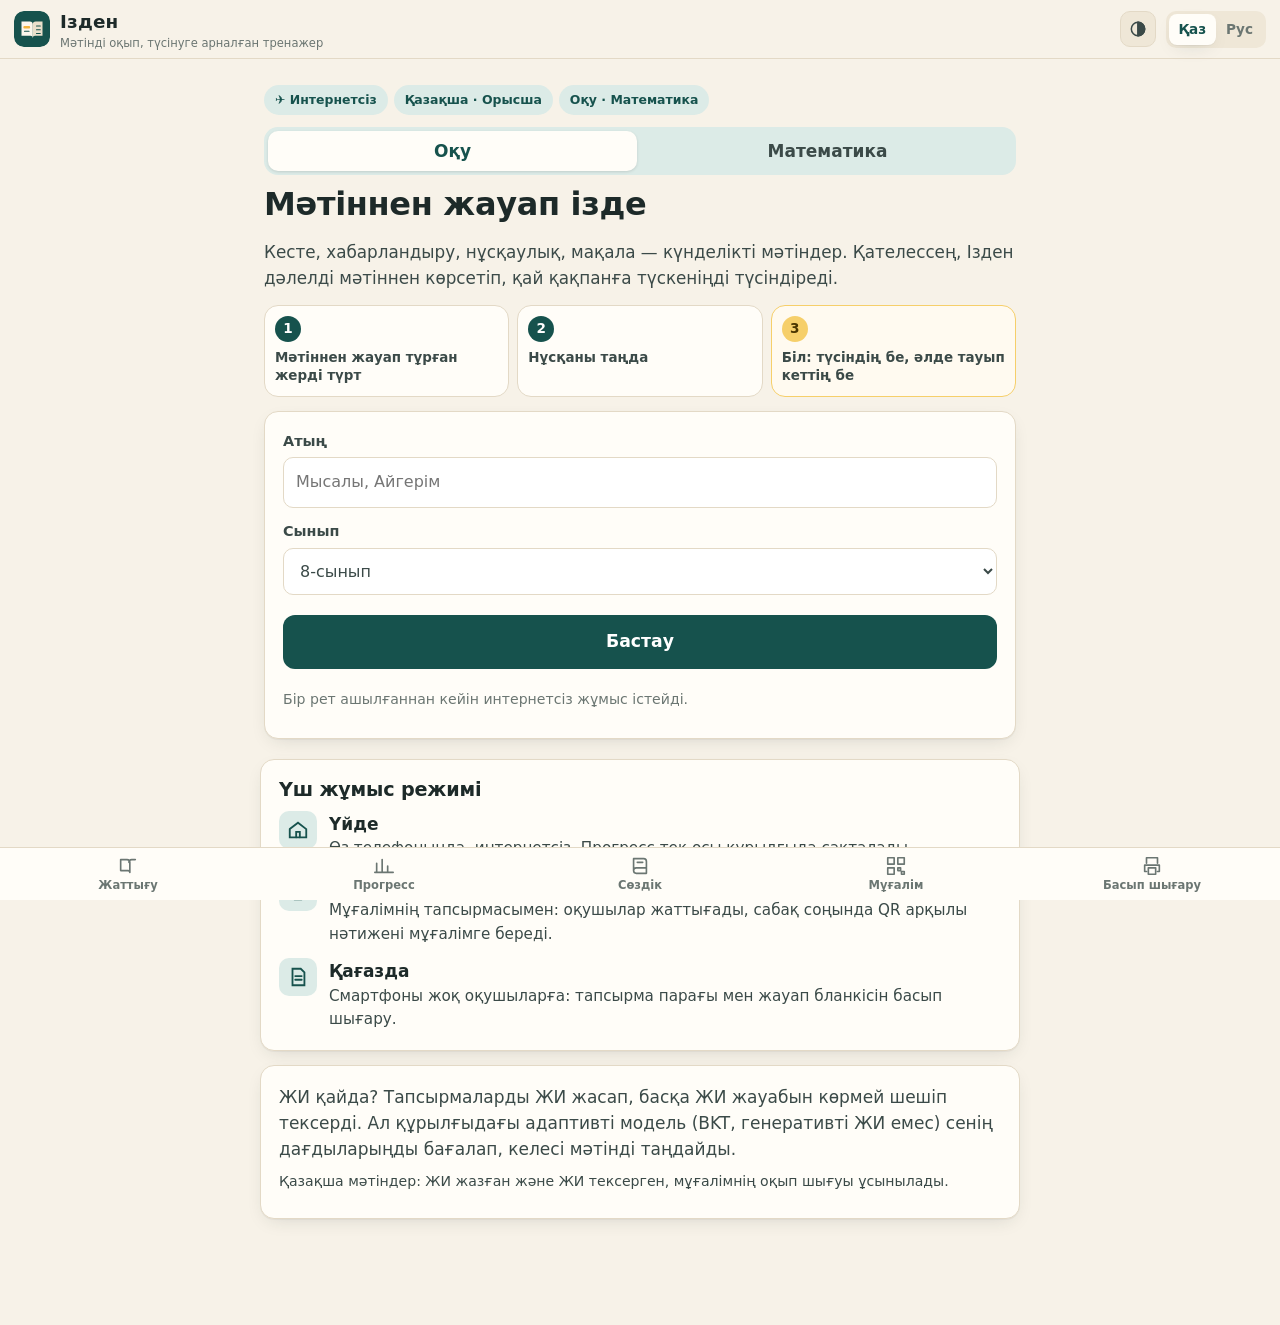
<file: index.html>
<!doctype html>
<html lang="kk">
<head>
<meta charset="utf-8">
<meta name="viewport" content="width=device-width, initial-scale=1, viewport-fit=cover">
<title>Ізден — мәтінді оқып түсіну тренажері</title>
<meta name="description" content="Офлайн-тренажёр читательской грамотности для 7–9 классов на казахском и русском: сначала докажи по тексту, потом ответь.">
<meta name="theme-color" content="#16524d" media="(prefers-color-scheme: light)">
<meta name="theme-color" content="#121819" media="(prefers-color-scheme: dark)">
<script>
// set the saved theme before first paint (no flash); no attribute = follow the device
(function () {
  try {
    var v = JSON.parse(localStorage.getItem('izden.theme'));
    if (v === 'light' || v === 'dark') document.documentElement.setAttribute('data-theme', v);
  } catch (e) {}
  var d = document.documentElement.getAttribute('data-theme');
  if (d) document.querySelectorAll('meta[name="theme-color"]').forEach(function (m) { m.setAttribute('content', d === 'dark' ? '#121819' : '#16524d'); });
})();
</script>
<link rel="manifest" href="manifest.webmanifest">
<link rel="icon" href="icons/icon.svg" type="image/svg+xml">
<link rel="apple-touch-icon" href="icons/icon-192.png">
<link rel="stylesheet" href="css/style.css">
<script src="vendor/qrcode.js" defer></script>
<script src="vendor/jsQR.js" defer></script>
<script type="module" src="js/app.js"></script>
</head>
<body>
<header class="top noprint">
  <a href="#/" class="brand" aria-label="Ізден">
    <svg viewBox="0 0 48 48" aria-hidden="true"><rect width="48" height="48" rx="12" fill="#16524d"/><path d="M10 14h11a4 4 0 0 1 4 4v18a3 3 0 0 0-3-3H10z" fill="#fbf6ec"/><path d="M38 14H29a4 4 0 0 0-4 4v18a3 3 0 0 1 3-3h10z" fill="#e9dfcb"/><rect x="12.5" y="20" width="9" height="3.2" rx="1.2" fill="#f2b33d"/><path d="M14 27h6M30 20h5M30 25h5M30 30h5" stroke="#16524d" stroke-width="1.6" stroke-linecap="round"/></svg>
    <span><b>Ізден</b><small id="tagline"></small></span>
  </a>
  <span id="net" class="pill"></span>
  <button id="theme-btn" class="theme-btn" type="button"></button>
  <div id="lang-switch" class="seg" role="group" aria-label="Тіл / Язык"></div>
</header>
<main id="app"><noscript>JavaScript керек / нужен JavaScript.</noscript></main>
<nav id="nav" class="nav noprint" aria-label="Menu"></nav>
<div id="toast" class="toast" role="status" aria-live="polite"></div>
</body>
</html>
</file>
<file: css/style.css>
/* Ізден — warm paper, deep teal ink, saffron highlighter. System fonts only (works offline everywhere). */
:root, .paper {
  color-scheme: light;
  --paper: #f7f2e8;
  --paper-2: #efe7d7;
  --card: #fffdf8;
  --ink: #1d2a29;
  --ink-2: #3b4a48;
  --muted: #6b7672;
  --line: #e3d9c6;
  --teal: #16524d;
  --teal-2: #20756d;
  --teal-soft: #dcebe7;
  --btn-hover: #20756d;
  --on-accent: #fff;
  --marker: #f6cf6a;
  --marker-strong: #f6cf6a;
  --marker-soft: rgba(246, 207, 106, .55);
  --marker-edge: var(--marker-edge);
  --marker-text: #4a3500;
  --warn-text: #6b4d00;
  --coral: #c4512f;
  --coral-soft: #f8e1d7;
  --green: #2f7a4b;
  --green-soft: #dcefe1;
  --plum: #7a4a7e;
  --indigo: #3f5aa0;
  --sk-locate: #20756d;
  --sk-understand: #3f5aa0;
  --sk-evaluate: #8a4e86;
  --tag-locate: #d7ebe7;
  --tag-understand: #dfe5f3;
  --tag-evaluate: #efe0ee;
  --amber-soft: #fdf0cf;
  --indigo-soft: #e5e9f6;
  --trap-bg: #fff7f3;
  --notice-bg: #fffaf0;
  --field: #fff;
  --header-bg: rgba(247, 242, 232, .94);
  --btn-disabled: #a9bcb8;
  --btn-disabled-fg: #fff;
  --sent-line: var(--sent-line);
  --edge-shadow: rgba(29, 42, 41, .22);
  --toast-bg: #1d2a29;
  --toast-fg: #fff;
  --heat-low-bg: #f6d5c9; --heat-low: #8a2f14;
  --heat-mid-bg: #fbe7b5; --heat-mid: #6b4d00;
  --heat-high-bg: #cfe8d6; --heat-high: #1f5a35;
  --radius: 14px;
  --shadow: 0 1px 0 rgba(29, 42, 41, .04), 0 6px 20px -8px rgba(29, 42, 41, .18);
  --shadow-up: 0 -10px 30px -12px rgba(29, 42, 41, .35);
  --font: system-ui, -apple-system, "Segoe UI", Roboto, "Noto Sans", "Helvetica Neue", Arial, sans-serif;
}
/* the paper sheet is always light, whatever the app theme (also what gets printed) */
.paper { background: #fff; color: #000; }
@media (prefers-color-scheme: dark) {
  :root:not([data-theme="light"]) {
    color-scheme: dark;
    --paper: #121819;
    --paper-2: #1d2729;
    --card: #1a2325;
    --ink: #e8ece9;
    --ink-2: #c5cfcb;
    --muted: #9aa8a3;
    --line: #2f3d3f;
    --teal: #72cabd;
    --teal-2: #3f9f94;
    --teal-soft: #1f3835;
    --btn-hover: #8fdacf;
    --on-accent: #0d1716;
    --marker: #e3b530;
    --marker-strong: #7d6518;
    --marker-soft: rgba(227, 181, 48, .26);
    --marker-edge: #f0be2c;
    --marker-text: #2b2000;
    --warn-text: #f3d278;
    --coral: #f0906f;
    --coral-soft: #3b2722;
    --green: #70d093;
    --green-soft: #1f3827;
    --plum: #c58ac0;
    --indigo: #96abf0;
    --sk-locate: #4fc4b4;
    --sk-understand: #96abf0;
    --sk-evaluate: #cf8fca;
    --tag-locate: #1d3b37;
    --tag-understand: #262f4d;
    --tag-evaluate: #3b2a3a;
    --amber-soft: #3a3116;
    --indigo-soft: #252d49;
    --trap-bg: #2b2220;
    --notice-bg: #241f13;
    --field: #0f1517;
    --header-bg: rgba(18, 24, 25, .94);
    --btn-disabled: #34423f;
    --btn-disabled-fg: #a3b3ae;
    --sent-line: rgba(114, 202, 189, .3);
    --edge-shadow: rgba(0, 0, 0, .5);
    --toast-bg: #33444a;
    --toast-fg: #f4f7f5;
    --heat-low-bg: #5b2c1f; --heat-low: #ffd3c4;
    --heat-mid-bg: #5a4814; --heat-mid: #ffe6a6;
    --heat-high-bg: #1f4a30; --heat-high: #c3ebd0;
    --shadow: 0 1px 0 rgba(0, 0, 0, .3), 0 6px 20px -8px rgba(0, 0, 0, .6);
    --shadow-up: 0 -10px 30px -12px rgba(0, 0, 0, .7);
  }
}
:root[data-theme="dark"] {
  color-scheme: dark;
  --paper: #121819;
  --paper-2: #1d2729;
  --card: #1a2325;
  --ink: #e8ece9;
  --ink-2: #c5cfcb;
  --muted: #9aa8a3;
  --line: #2f3d3f;
  --teal: #72cabd;
  --teal-2: #3f9f94;
  --teal-soft: #1f3835;
  --btn-hover: #8fdacf;
  --on-accent: #0d1716;
  --marker: #e3b530;
  --marker-strong: #7d6518;
  --marker-soft: rgba(227, 181, 48, .26);
  --marker-edge: #f0be2c;
  --marker-text: #2b2000;
  --warn-text: #f3d278;
  --coral: #f0906f;
  --coral-soft: #3b2722;
  --green: #70d093;
  --green-soft: #1f3827;
  --plum: #c58ac0;
  --indigo: #96abf0;
  --sk-locate: #4fc4b4;
  --sk-understand: #96abf0;
  --sk-evaluate: #cf8fca;
  --tag-locate: #1d3b37;
  --tag-understand: #262f4d;
  --tag-evaluate: #3b2a3a;
  --amber-soft: #3a3116;
  --indigo-soft: #252d49;
  --trap-bg: #2b2220;
  --notice-bg: #241f13;
  --field: #0f1517;
  --header-bg: rgba(18, 24, 25, .94);
  --btn-disabled: #34423f;
  --btn-disabled-fg: #a3b3ae;
  --sent-line: rgba(114, 202, 189, .3);
  --edge-shadow: rgba(0, 0, 0, .5);
  --toast-bg: #33444a;
  --toast-fg: #f4f7f5;
  --heat-low-bg: #5b2c1f; --heat-low: #ffd3c4;
  --heat-mid-bg: #5a4814; --heat-mid: #ffe6a6;
  --heat-high-bg: #1f4a30; --heat-high: #c3ebd0;
  --shadow: 0 1px 0 rgba(0, 0, 0, .3), 0 6px 20px -8px rgba(0, 0, 0, .6);
  --shadow-up: 0 -10px 30px -12px rgba(0, 0, 0, .7);
}

* { box-sizing: border-box; }
html { -webkit-text-size-adjust: 100%; }
body {
  margin: 0; background: var(--paper); color: var(--ink); font: 17px/1.55 var(--font);
  padding-bottom: calc(68px + env(safe-area-inset-bottom));
}
h1, h2, h3 { line-height: 1.2; letter-spacing: -.01em; margin: 0 0 .5em; }
h1 { font-size: 1.6rem; }
h2 { font-size: 1.2rem; }
p { margin: 0 0 .7em; }
a { color: var(--teal); }
button, input, select { font: inherit; color: inherit; }
.sr { position: absolute; width: 1px; height: 1px; overflow: hidden; clip: rect(0 0 0 0); }
.muted { color: var(--muted); }
.small { font-size: .88rem; }
.center { text-align: center; }
.pad { padding: 18px; }

/* ---- top bar ---- */
header.top {
  position: sticky; top: 0; z-index: 20; display: flex; align-items: center; gap: 10px;
  padding: 8px 14px; background: var(--header-bg); backdrop-filter: blur(6px);
  border-bottom: 1px solid var(--line);
}
.brand { display: flex; align-items: center; gap: 10px; text-decoration: none; color: var(--ink); margin-right: auto; min-width: 0; }
.brand svg { width: 36px; height: 36px; flex: none; }
.brand b { display: block; font-size: 1.15rem; letter-spacing: .01em; }
.brand > span { min-width: 0; overflow: hidden; }
.brand small { display: block; color: var(--muted); font-size: .72rem; line-height: 1.2; white-space: nowrap; overflow: hidden; text-overflow: ellipsis; }
header.top { min-height: 52px; max-height: 64px; }
.pill { flex: none; display: inline-flex; align-items: center; gap: 4px; font-size: .72rem; font-weight: 600; padding: 3px 8px; border-radius: 99px; white-space: nowrap; }
.pill-ico { width: 8px; height: 8px; border-radius: 50%; background: currentColor; }
.pill-short { display: none; }
@media (max-width: 600px) { .pill-long { display: none; } .pill-short { display: inline; } }
.seg { flex: none; }
.pill:empty { display: none; }
.pill.ok { background: var(--teal-soft); color: var(--teal); }
.pill.off { background: var(--marker-soft); color: var(--warn-text); }
@media (max-width: 480px) { .brand small { display: none; } }
.seg { display: flex; background: var(--paper-2); border-radius: 10px; padding: 3px; }
.seg button { border: 0; background: none; padding: 5px 10px; border-radius: 8px; font-size: .85rem; font-weight: 600; color: var(--muted); cursor: pointer; }
.seg button[aria-pressed="true"] { background: var(--card); color: var(--teal); box-shadow: var(--shadow); }

/* ---- bottom nav ---- */
.nav {
  position: fixed; left: 0; right: 0; bottom: 0; z-index: 30; display: grid; grid-template-columns: repeat(5, 1fr);
  background: var(--card); border-top: 1px solid var(--line); padding-bottom: env(safe-area-inset-bottom);
}
.nav a { display: flex; flex-direction: column; align-items: center; gap: 2px; padding: 7px 4px 8px; text-decoration: none; color: var(--muted); font-size: .72rem; font-weight: 600; }
.nav svg { width: 22px; height: 22px; fill: none; stroke: currentColor; stroke-width: 1.8; stroke-linecap: round; stroke-linejoin: round; }
.nav a.on { color: var(--teal); }
.nav a.on svg { stroke-width: 2.2; }

main { max-width: 760px; margin: 0 auto; padding: 14px 12px 24px; }
.card { background: var(--card); border: 1px solid var(--line); border-radius: var(--radius); box-shadow: var(--shadow); margin-bottom: 14px; }

/* ---- buttons & forms ---- */
.btn {
  display: inline-flex; align-items: center; justify-content: center; gap: 6px; min-height: 46px; padding: 10px 18px;
  border-radius: 12px; border: 1.5px solid transparent; font-weight: 650; text-decoration: none; cursor: pointer;
  transition: transform .08s ease, background .15s ease;
}
.btn:active { transform: translateY(1px); }
.btn.primary { background: var(--teal); color: var(--on-accent); }
.btn.primary:hover { background: var(--btn-hover); }
.btn.primary:disabled { background: var(--btn-disabled); color: var(--btn-disabled-fg); cursor: not-allowed; }
.btn.ghost { background: transparent; border-color: var(--line); color: var(--teal); }
.btn.big { width: 100%; min-height: 54px; font-size: 1.08rem; margin: 8px 0; }
.btn.small { min-height: 38px; padding: 6px 12px; font-size: .9rem; }
.btn.danger { color: var(--coral); }
.btn.file { position: relative; }
.btnrow { display: flex; flex-wrap: wrap; gap: 8px; margin: 10px 0; }
.link { background: none; border: 0; color: var(--teal); text-decoration: underline; text-underline-offset: 3px; cursor: pointer; padding: 6px 0; font-size: .92rem; }
.form { display: grid; gap: 12px; }
.form label { display: grid; gap: 5px; font-size: .9rem; font-weight: 600; color: var(--ink-2); }
.form input, .form select { padding: 12px; border: 1.5px solid var(--line); border-radius: 10px; background: var(--field); font-size: 1rem; font-weight: 400; }
.form input:focus, .form select:focus, .btn:focus-visible, .opt:focus-visible, .tap:focus-visible { outline: 3px solid var(--marker); outline-offset: 2px; }
.form .check { display: flex; align-items: center; gap: 8px; font-weight: 500; }
.row2 { display: grid; grid-template-columns: 1fr 1fr; gap: 10px; }
.grid3 { grid-template-columns: repeat(3, 1fr); }
@media (max-width: 520px) { .grid3 { grid-template-columns: 1fr 1fr; } }

/* ---- home ---- */
.hero { padding: 10px 4px 6px; }
.hero h1 { font-size: 2rem; }
.pick-lang { display: grid; grid-template-columns: 1fr 1fr; gap: 8px; margin: 4px 0 12px; }
.pick-lang button { min-height: 48px; border: 1.5px solid var(--line); border-radius: 12px; background: var(--card); font-weight: 700; color: var(--ink-2); cursor: pointer; }
.pick-lang button[aria-pressed="true"] { border-color: var(--teal); background: var(--teal-soft); color: var(--teal); }
.bilingual { display: grid; gap: 2px; font-size: .88rem; color: var(--teal); font-weight: 600; margin-bottom: 10px; }
.bilingual span[lang="ru"] { color: var(--muted); font-weight: 500; }
.hero .lead { font-size: 1.05rem; color: var(--ink-2); }
.hero .form { padding: 18px; margin-top: 14px; }
.modes { list-style: none; padding: 0; margin: 0; display: grid; gap: 12px; }
.modes li { display: flex; gap: 12px; align-items: flex-start; }
.modes p { margin: 0; color: var(--ink-2); font-size: .95rem; }
.mode-ico { position: relative; flex: none; width: 38px; height: 38px; border-radius: 10px; background: var(--teal-soft); }
.mode-ico::after { content: ''; position: absolute; inset: 0; background: var(--teal); -webkit-mask: var(--ico) center/22px no-repeat; mask: var(--ico) center/22px no-repeat; }
.mode-ico.m0 { --ico: url("data:image/svg+xml,%3Csvg xmlns='http://www.w3.org/2000/svg' viewBox='0 0 24 24' fill='none' stroke='%23000' stroke-width='2' stroke-linecap='round'%3E%3Cpath d='M3 11l9-7 9 7v9H3z'/%3E%3Cpath d='M10 20v-6h4v6'/%3E%3C/svg%3E"); }
.mode-ico.m1 { --ico: url("data:image/svg+xml,%3Csvg xmlns='http://www.w3.org/2000/svg' viewBox='0 0 24 24' fill='none' stroke='%23000' stroke-width='2' stroke-linecap='round'%3E%3Crect x='3' y='4' width='18' height='12' rx='1'/%3E%3Cpath d='M8 20h8M12 16v4'/%3E%3C/svg%3E"); }
.mode-ico.m2 { --ico: url("data:image/svg+xml,%3Csvg xmlns='http://www.w3.org/2000/svg' viewBox='0 0 24 24' fill='none' stroke='%23000' stroke-width='2' stroke-linecap='round'%3E%3Cpath d='M6 3h9l4 4v14H6z'/%3E%3Cpath d='M9 11h7M9 15h7'/%3E%3C/svg%3E"); }
.about p { margin: 0 0 .5em; color: var(--ink-2); }

/* ---- skills ---- */
.skills { display: grid; gap: 12px; margin: 10px 0; }
.skills.compact { grid-template-columns: repeat(3, 1fr); gap: 8px; }
.skill-head { display: flex; justify-content: space-between; font-size: .88rem; font-weight: 650; }
.skills.compact .skill-head { font-size: .78rem; }
.meter { height: 8px; background: var(--paper-2); border-radius: 99px; overflow: hidden; margin-top: 4px; }
.meter span { display: block; height: 100%; border-radius: inherit; transition: width .7s cubic-bezier(.2, .8, .2, 1); }
.sk-locate .meter span { background: var(--sk-locate); }
.sk-understand .meter span { background: var(--sk-understand); }
.sk-evaluate .meter span { background: var(--sk-evaluate); }
.skill.up b { color: var(--green); animation: pop .6s ease; }
.skill.down b { color: var(--coral); animation: pop .6s ease; }
@keyframes pop { 40% { transform: scale(1.25); } }
.skill p { margin: 4px 0 0; }
.skill.unrated b { color: var(--muted); font-weight: 600; }
.skill.unrated .meter { background: repeating-linear-gradient(90deg, var(--paper-2) 0 6px, transparent 6px 10px); }

/* ---- practice ---- */
.topline { margin-bottom: 10px; }
.reason { background: var(--teal-soft); border-radius: 10px; padding: 8px 12px; font-size: .9rem; margin-top: 8px; }
.reason summary { cursor: pointer; font-weight: 650; color: var(--teal); }
.reason p { margin: 6px 0 0; }
.reader { padding: 16px 16px 20px; }
.unit-meta { display: flex; flex-wrap: wrap; gap: 6px; justify-content: space-between; align-items: center; margin-bottom: 4px; }
.unit-meta .link { white-space: nowrap; margin-left: auto; }
.tag { display: inline-block; font-size: .74rem; font-weight: 650; padding: 2px 8px; border-radius: 99px; background: var(--paper-2); color: var(--ink-2); }
.tag.sk-locate { background: var(--tag-locate); color: var(--sk-locate); }
.tag.sk-understand { background: var(--tag-understand); color: var(--sk-understand); }
.tag.sk-evaluate { background: var(--tag-evaluate); color: var(--sk-evaluate); }
.unit-title { font-size: 1.35rem; margin: 4px 0 12px; }
.unit-text { font-size: 1.06rem; line-height: 1.65; }
.unit-text.fmt-notice { border: 2px dashed var(--line); border-radius: 12px; padding: 12px; background: var(--notice-bg); }
.blk-h { font-size: 1.02rem; margin: 14px 0 6px; color: var(--ink-2); }
.blk-p { margin: 0 0 .8em; }
.blk-list { padding-left: 1.2em; margin: 0 0 .8em; }
.blk-list li { margin: 4px 0; }
figure { margin: 10px 0 14px; }
figcaption { font-weight: 650; font-size: .92rem; color: var(--ink-2); margin-bottom: 6px; }
.unit { font-weight: 400; color: var(--muted); }
/* horizontal scroll with edge shadows that appear only when there is more table to the side */
.table-scroll { overflow-x: auto; -webkit-overflow-scrolling: touch; border: 1px solid var(--line); border-radius: 10px;
  background: linear-gradient(to right, var(--card) 30%, transparent) left / 24px 100% no-repeat local,
              linear-gradient(to left, var(--card) 30%, transparent) right / 24px 100% no-repeat local,
              radial-gradient(farthest-side at 0 50%, var(--edge-shadow), transparent) left / 10px 100% no-repeat scroll,
              radial-gradient(farthest-side at 100% 50%, var(--edge-shadow), transparent) right / 10px 100% no-repeat scroll; }
table { border-collapse: collapse; width: 100%; font-size: .93rem; }
th, td { padding: 8px 10px; text-align: left; border-bottom: 1px solid var(--line); vertical-align: top; }
thead th { background: var(--paper-2); font-size: .82rem; color: var(--ink-2); line-height: 1.25; hyphens: auto; }
@media (max-width: 480px) {
  .unit-text table { font-size: .86rem; }
  .unit-text th, .unit-text td { padding: 6px 6px; }
}
tbody tr:last-child td { border-bottom: 0; }
.bars { display: grid; gap: 6px; }
.bar-row { display: grid; grid-template-columns: minmax(64px, 30%) 1fr auto; gap: 8px; align-items: center; padding: 3px 6px; border-radius: 8px; }
.bar-label { font-size: .9rem; }
.bar-track { height: 14px; background: var(--paper-2); border-radius: 4px; overflow: hidden; }
.bar { display: block; height: 100%; background: var(--teal-2); border-radius: 4px; }
.bar-val { font-variant-numeric: tabular-nums; font-weight: 650; font-size: .9rem; }

/* tappable evidence targets */
.picking .tap { cursor: pointer; border-radius: 5px; transition: background .15s ease, box-shadow .15s ease; }
.picking .sent:hover, .picking tr.tap:hover td, .picking .bar-row:hover, .picking li.tap:hover { background: var(--teal-soft); }
.picking .sent { box-shadow: inset 0 -1.5px 0 var(--sent-line); }
.tap.picked { background: var(--teal-soft); box-shadow: 0 0 0 2px var(--teal) inset; }
tr.tap.picked td { background: var(--teal-soft); box-shadow: inset 0 2px 0 var(--teal), inset 0 -2px 0 var(--teal); }
.sent.picked { box-shadow: 0 0 0 2px var(--teal); }
/* evidence highlighter: a marker stroke */
.ev-on, tr.ev-on td { background: linear-gradient(transparent 8%, var(--marker-soft) 8%, var(--marker-soft) 92%, transparent 92%); }
.sent.ev-on { background: linear-gradient(transparent 12%, var(--marker-strong) 12%, var(--marker-strong) 88%, transparent 88%); border-radius: 3px; padding: 0 1px; }
tr.ev-on td:first-child { box-shadow: inset 4px 0 0 var(--marker-edge); }
.bar-row.ev-on, li.ev-on { box-shadow: inset 4px 0 0 var(--marker-edge); }

.qpanel { padding: 16px; }
.qhead { display: flex; justify-content: space-between; align-items: center; margin-bottom: 6px; }
.fold { display: none; place-items: center; width: 34px; height: 30px; border: 1px solid var(--line); border-radius: 8px; background: var(--paper); color: var(--teal); font-size: 1rem; cursor: pointer; margin-left: 8px; }
.qhead .tag { margin-left: auto; }
.qnum { font-size: .82rem; font-weight: 650; color: var(--muted); }
.stem { font-size: 1.07rem; font-weight: 650; }
.steps { list-style: none; display: flex; gap: 6px; padding: 0; margin: 0 0 10px; font-size: .8rem; font-weight: 650; }
.steps li { flex: 1; padding: 6px 8px; border-radius: 8px; background: var(--paper-2); color: var(--muted); }
.steps li.cur { background: var(--marker); color: var(--marker-text); }
.steps li.ok { background: var(--teal-soft); color: var(--teal); }
.instr { margin: 0 0 8px; font-weight: 600; color: var(--ink-2); }
.opts { display: grid; gap: 8px; margin: 8px 0 12px; }
.opt {
  display: flex; gap: 10px; align-items: flex-start; text-align: left; width: 100%; padding: 11px 12px; min-height: 48px;
  border: 1.5px solid var(--line); border-radius: 12px; background: var(--field); cursor: pointer; line-height: 1.4;
}
.opt:disabled { cursor: default; }
.opts .opt:disabled:not(.chosen):not(.right):not(.wrong) { opacity: .6; }
.opt .letter { flex: none; width: 26px; height: 26px; border-radius: 50%; display: grid; place-items: center; font-size: .8rem; font-weight: 700; background: var(--paper-2); color: var(--ink-2); }
.opt.chosen { border-color: var(--teal); background: var(--teal-soft); }
.opt.chosen .letter { background: var(--teal); color: var(--on-accent); }
.opt.wrong { border-color: var(--coral); background: var(--coral-soft); text-decoration: line-through; text-decoration-color: var(--coral); }
.opt.wrong .letter { background: var(--coral); color: var(--on-accent); }
.opt.right { border-color: var(--green); background: var(--green-soft); }
.opt.right .letter { background: var(--green); color: var(--on-accent); }

.diag { display: flex; gap: 10px; padding: 10px 12px; border-radius: 12px; margin: 4px 0 10px; }
.diag p { margin: 2px 0 0; font-size: .93rem; }
.diag-ico { flex: none; width: 28px; height: 28px; border-radius: 50%; background: center/16px no-repeat; }
.d-understood { background: var(--green-soft); }
.d-understood .diag-ico { background-color: var(--green); background-image: url("data:image/svg+xml,%3Csvg xmlns='http://www.w3.org/2000/svg' viewBox='0 0 16 16'%3E%3Cpath d='M3 8.5l3 3 7-7' fill='none' stroke='white' stroke-width='2.2' stroke-linecap='round'/%3E%3C/svg%3E"); }
.d-guessed { background: var(--amber-soft); }
.d-guessed .diag-ico { background-color: #d79b12; background-image: url("data:image/svg+xml,%3Csvg xmlns='http://www.w3.org/2000/svg' viewBox='0 0 16 16'%3E%3Ctext x='8' y='12.5' font-size='12' font-weight='700' text-anchor='middle' fill='white' font-family='Arial'%3E%3F%3C/text%3E%3C/svg%3E"); }
.d-found_wrong { background: var(--indigo-soft); }
.d-found_wrong .diag-ico { background-color: var(--indigo); background-image: url("data:image/svg+xml,%3Csvg xmlns='http://www.w3.org/2000/svg' viewBox='0 0 16 16' fill='none' stroke='white' stroke-width='2'%3E%3Ccircle cx='7' cy='7' r='4'/%3E%3Cpath d='M10 10l3.5 3.5'/%3E%3C/svg%3E"); }
.d-not_found { background: var(--coral-soft); }
.d-not_found .diag-ico { background-color: var(--coral); background-image: url("data:image/svg+xml,%3Csvg xmlns='http://www.w3.org/2000/svg' viewBox='0 0 16 16'%3E%3Cpath d='M4 4l8 8M12 4l-8 8' stroke='white' stroke-width='2.2' stroke-linecap='round'/%3E%3C/svg%3E"); }
.trap { border-left: 4px solid var(--coral); background: var(--trap-bg); padding: 8px 12px; border-radius: 0 10px 10px 0; margin-bottom: 10px; }
.trap-name { font-size: .92rem; margin-bottom: 4px; }
.trap p { margin: 0; font-size: .95rem; }
.hints { background: var(--paper); border-radius: 10px; padding: 8px 12px; margin-bottom: 8px; font-size: .95rem; }
.hints ol { margin: 6px 0; padding-left: 1.3em; }
.explain { background: var(--teal-soft); padding: 10px 12px; border-radius: 10px; margin-bottom: 10px; }
.explain p { margin: 0; }
.qpanel .btn.primary { width: 100%; }
.deltas { list-style: none; padding: 0; display: grid; gap: 6px; }
.deltas li { display: flex; justify-content: space-between; padding: 8px 12px; background: var(--paper); border-radius: 10px; font-weight: 600; }
.delta.pos { color: var(--green); }
.delta.neg { color: var(--coral); }
.chips .chip { display: inline-block; padding: 4px 10px; border-radius: 99px; font-size: .82rem; margin: 2px 0; }

/* mobile: question panel docks to the bottom while the text scrolls above it */
@media (max-width: 899px) {
  .qpanel { position: sticky; bottom: calc(60px + env(safe-area-inset-bottom)); max-height: 43vh; overflow-y: auto; z-index: 10;
    box-shadow: var(--shadow-up); border-radius: 18px 18px 14px 14px; }
  .qpanel.ph-evidence { max-height: 29vh; }
  .qpanel.ph-prove { max-height: 36vh; }
  .qpanel.ph-evidence .steps { display: none; }
  .qpanel.collapsed { max-height: 52px; overflow: hidden; }
  .fold { display: inline-grid; }
  .qpanel.ph-evidence .opts { display: none; }
  .qpanel.ph-evidence .stem { font-size: 1rem; }
}
@media (min-width: 900px) {
  main { max-width: 1180px; }
  .practice { display: grid; grid-template-columns: minmax(0, 1.25fr) minmax(340px, 1fr); gap: 16px; align-items: start; }
  .practice .topline { grid-column: 1 / -1; display: grid; grid-template-columns: 1.25fr 1fr; gap: 16px; align-items: center; }
  .practice .topline .reason { margin: 0; }
  .qpanel { position: sticky; top: 72px; max-height: calc(100vh - 160px); overflow-y: auto; }
  main > section.card, main > section.hero { max-width: 760px; margin-left: auto; margin-right: auto; }
}

/* ---- passport dialog ---- */
.dlg { border: 0; border-radius: 16px; padding: 20px; max-width: 520px; width: calc(100% - 24px); box-shadow: 0 20px 60px rgba(0, 0, 0, .3); background: var(--card); color: var(--ink); }
.dlg::backdrop { background: rgba(29, 42, 41, .45); }
.pass-steps { padding-left: 1.3em; display: grid; gap: 8px; font-size: .95rem; }
.pass-status { background: var(--marker-soft); padding: 8px 12px; border-radius: 10px; font-weight: 600; font-size: .92rem; }

/* ---- progress ---- */
.stats { display: grid; grid-template-columns: 1fr 1fr; gap: 10px; margin: 10px 0 16px; }
.stats div { background: var(--paper); border-radius: 12px; padding: 10px 12px; }
.stats b { display: block; font-size: 1.6rem; color: var(--teal); }
.stats span { font-size: .82rem; color: var(--muted); }
.diag-grid { display: grid; grid-template-columns: 1fr 1fr; gap: 8px; }
.dcell { position: relative; overflow: hidden; border-radius: 12px; padding: 10px 12px; }
.dcell b { display: block; font-size: 1.4rem; }
.dcell span { font-size: .85rem; }
.dcell i { position: absolute; left: 0; bottom: 0; height: 4px; background: currentColor; opacity: .35; }
.traplist { list-style: none; padding: 0; margin: 0; display: grid; gap: 10px; }
.traplist li { display: flex; gap: 12px; align-items: flex-start; }
.traplist .cnt { flex: none; min-width: 32px; height: 32px; border-radius: 9px; background: var(--coral-soft); color: var(--coral); font-weight: 700; display: grid; place-items: center; }
.traplist p { margin: 0; }
.qr-box { display: grid; place-items: center; background: #fff; color: #000; /* QR: always dark modules on white, in every theme */ border-radius: 12px; padding: 8px; border: 1px solid var(--line); max-width: 320px; margin: 8px auto; }
.qr-box svg { width: 100%; height: auto; display: block; }
.short-code { font: 700 1.35rem/1.2 ui-monospace, "SF Mono", Menlo, Consolas, monospace; letter-spacing: .06em; text-align: center; color: var(--teal); user-select: all; }

/* ---- teacher ---- */
.scanner { position: relative; margin: 10px 0; border-radius: 14px; overflow: hidden; background: #000; }
.scanner video { width: 100%; display: block; max-height: 60vh; object-fit: cover; }
.scanner .frame { position: absolute; inset: 18%; border: 3px solid var(--marker); border-radius: 16px; pointer-events: none; }
.scanner .btn { position: absolute; bottom: 10px; left: 50%; transform: translateX(-50%); background: #fff; color: #16524d; }
.manual summary { cursor: pointer; color: var(--teal); font-weight: 600; padding: 6px 0; }
table.report th[scope="row"] { font-weight: 650; white-space: nowrap; }
table.report th small { display: block; font-weight: 400; color: var(--muted); font-size: .75rem; }
td.heat { text-align: center; font-weight: 700; font-variant-numeric: tabular-nums; }
td.h-low { background: var(--heat-low-bg); color: var(--heat-low); }
td.h-mid { background: var(--heat-mid-bg); color: var(--heat-mid); }
td.h-high { background: var(--heat-high-bg); color: var(--heat-high); }
table.report td.small { min-width: 140px; }
table.report td, table.report th { vertical-align: middle; }
.x { border: 0; background: none; font-size: 1.3rem; color: var(--muted); cursor: pointer; }
.insight { background: var(--marker-soft); border-radius: 12px; padding: 10px 12px; margin: 12px 0; }
.insight p { margin: 0 0 8px; font-weight: 600; }
.class-traps { list-style: none; padding: 0; display: grid; gap: 12px; }
.class-traps li { display: block; padding: 10px 12px; border: 1px solid var(--line); border-radius: 12px; }
.class-traps li.top-trap { border-color: var(--coral); background: var(--trap-bg); }
.class-traps p { margin: 6px 0; font-weight: 600; }
.bar-line { height: 8px; background: var(--paper-2); border-radius: 99px; overflow: hidden; }
.bar-line span { display: block; height: 100%; background: var(--coral); }

/* ---- trap card ---- */
.eyebrow { text-transform: uppercase; letter-spacing: .08em; font-size: .75rem; font-weight: 700; color: var(--coral); margin: 10px 0 2px; }
.lesson { padding-left: 1.3em; display: grid; gap: 8px; }
.tip { background: var(--marker-soft); border-radius: 10px; padding: 8px 12px; font-weight: 600; }

/* ---- paper preview ---- */
.paper { border: 1px solid var(--line); border-radius: 6px; padding: 24px; box-shadow: var(--shadow); max-width: 820px; margin: 0 auto 20px; font-size: 14px; }
.paper .unit-text { font-size: 14px; line-height: 1.5; }
.paper .unit-title { font-size: 18px; }
.paper .sheet-head h1 { font-size: 20px; }
.evn { display: inline-block; min-width: 1.6em; text-align: center; font-size: .7em; font-weight: 800; line-height: 1.5; color: #fff; background: #333; border-radius: 99px; padding: 0 5px; margin-right: 6px; vertical-align: .15em; }
.pqs { list-style: none; padding: 0; }
.pq { margin: 10px 0; break-inside: avoid; }
.popts { list-style: none; padding-left: 14px; margin: 4px 0; }
.popts li { margin: 2px 0; }
.sheet-unit { border-top: 2px solid #000; padding-top: 10px; margin-top: 14px; }
.sheet-answers, .sheet-key { break-before: page; margin-top: 20px; }
.sheet-answers td, .sheet-answers th, .sheet-key td, .sheet-key th { border: 1px solid #999; padding: 8px; }
.sheet-answers td:nth-child(2) { letter-spacing: .3em; font-weight: 700; }

.toast { position: fixed; left: 50%; bottom: 84px; transform: translate(-50%, 20px); background: var(--toast-bg); color: var(--toast-fg); padding: 10px 16px; border-radius: 12px; font-size: .92rem; opacity: 0; pointer-events: none; transition: all .25s ease; z-index: 50; max-width: 90vw; }
.toast.show { opacity: 1; transform: translate(-50%, 0); }

@media (max-width: 380px) {
  body { font-size: 16px; }
  .skills.compact .skill-head span { font-size: .72rem; }
  .row2 { grid-template-columns: 1fr; }
}

/* ---- print: only the paper sheet ---- */
@media print {
  @page { size: A4; margin: 14mm; }
  body { background: #fff; color: #000; padding: 0; font-size: 12pt; }
  .noprint, header.top, .nav, .toast, main > section.card, .dlg { display: none !important; }
  main { max-width: none; padding: 0; }
  .paper { border: 0; box-shadow: none; padding: 0; max-width: none; font-size: 11.5pt; }
  .paper .table-scroll { overflow: visible; border-color: #999; }
  .paper .bar { background: #555; -webkit-print-color-adjust: exact; print-color-adjust: exact; }
  .evn { -webkit-print-color-adjust: exact; print-color-adjust: exact; }
}

/* ---- theme toggle ---- */
.theme-btn { flex: none; display: grid; place-items: center; width: 36px; height: 36px; padding: 0; border: 1px solid var(--line); border-radius: 10px; background: var(--paper-2); color: var(--ink-2); cursor: pointer; }
.theme-btn svg { width: 20px; height: 20px; fill: none; stroke: currentColor; stroke-width: 1.8; stroke-linecap: round; stroke-linejoin: round; }
.theme-btn:focus-visible { outline: 3px solid var(--marker); outline-offset: 2px; }
.theme-btn .t-sun, .theme-btn .t-moon, .theme-btn .t-auto { display: none; }
.theme-btn[data-mode="light"] .t-sun, .theme-btn[data-mode="dark"] .t-moon, .theme-btn[data-mode="auto"] .t-auto { display: block; }
.brand svg { border-radius: 10px; }
:root[data-theme="dark"] .brand svg { box-shadow: 0 0 0 1px var(--line); }
@media (prefers-color-scheme: dark) { :root:not([data-theme="light"]) .brand svg { box-shadow: 0 0 0 1px var(--line); } }

/* online AI helper (after the first answer; needs internet) */
.ai { margin: 10px 0 8px; padding: 10px 12px; border-radius: 12px; background: var(--indigo-soft); }
.ai > .small { margin: 6px 0 0; }
.ai-open { gap: 6px; }
.ai-msg { margin: 0 0 8px; }
.ai-msg b { display: block; font-size: .78rem; color: var(--muted); }
.ai-msg p { margin: 2px 0 0; }
.ai-assistant p { background: var(--card); border-radius: 10px; padding: 8px 10px; }
.ai-chips { display: flex; flex-wrap: wrap; gap: 6px; margin-bottom: 8px; }
.chip-q { border: 1.5px solid var(--line); background: var(--card); color: var(--ink); border-radius: 99px; padding: 6px 12px; font: inherit; font-size: .88rem; cursor: pointer; }
.chip-q:hover { border-color: var(--teal-2); }
.ai-form { display: flex; gap: 8px; }
.ai-form input { flex: 1; min-width: 0; padding: 9px 12px; border: 1.5px solid var(--line); border-radius: 10px; background: var(--field); font: inherit; font-size: .95rem; }
.ai-off { color: var(--warn-text); }
.ai-busy { margin: 0 0 8px; }
.qpanel .ai-form .btn.primary { width: auto; flex: none; margin: 0; min-height: 42px; }
.ai-form input { flex: 1 1 auto; width: auto; }

/* subject switch + maths topics */
.subj { display: grid; grid-template-columns: 1fr 1fr; gap: 6px; margin: 0 0 10px; padding: 4px; background: var(--teal-soft); border-radius: 14px; }
.subj button { min-height: 40px; border: 0; border-radius: 10px; background: transparent; font: inherit; font-weight: 700; color: var(--ink-2); cursor: pointer; }
.subj button[aria-pressed="true"] { background: var(--card); color: var(--teal); box-shadow: 0 1px 3px rgba(0,0,0,.12); }
.mtopics { display: flex; flex-wrap: nowrap; gap: 6px; margin: 0 0 10px; padding: 0 0 2px; max-width: 100%; overflow-x: auto; scrollbar-width: none; -webkit-overflow-scrolling: touch; }
.mtopics::-webkit-scrollbar { display: none; }
.mtopics .chip-q { flex: none; white-space: nowrap; min-height: 36px; }
.unit-meta .tag { white-space: nowrap; }
.mtopics .chip-q[aria-pressed="true"] { border-color: var(--teal); background: var(--teal-soft); color: var(--teal); font-weight: 700; }
.ai.locked .btn[disabled] { opacity: .55; cursor: not-allowed; }
@media print { .subj, .mtopics { display: none; } }
@media (min-width: 900px) { .practice .topline .mtopics { grid-column: 1 / -1; margin: 0 0 4px; padding: 0; flex-wrap: wrap; } }

/* word translation + dictionary */
.xbar { display: flex; flex-wrap: wrap; gap: 6px; margin: 2px 0 8px; }
.xbar .chip-q[aria-pressed="true"] { border-color: var(--teal); background: var(--teal-soft); color: var(--teal); font-weight: 700; }
.xhint { margin: 0 0 8px; }
.practice.xlate #reader .unit-text, .practice.xlate #qpanel .stem { cursor: help; }
.practice.xlate #reader .tap { cursor: help; }
mark.w-hl { background: var(--teal-soft); color: inherit; border-radius: 4px; box-shadow: 0 0 0 2px var(--teal); }
.wsheet { position: fixed; left: 0; right: 0; bottom: calc(62px + env(safe-area-inset-bottom)); z-index: 40; display: flex; justify-content: center; padding: 0 10px; pointer-events: none; }
.wsheet-in { pointer-events: auto; width: 100%; max-width: 520px; background: var(--card); color: var(--ink); border: 1.5px solid var(--teal); border-radius: 16px; padding: 12px 14px; box-shadow: 0 -8px 30px rgba(0,0,0,.25); }
.w-head { display: flex; align-items: baseline; gap: 6px; }
.w-word { font-size: 1.2rem; }
.w-x { margin-left: auto; border: 0; background: transparent; color: var(--muted); font-size: 1.5rem; line-height: 1; cursor: pointer; padding: 0 4px; }
.w-tr { font-size: 1.1rem; margin: 6px 0 8px; }
.w-tr.big { font-size: 1.5rem; font-weight: 700; margin: 10px 0 14px; }
.w-flag { display: inline-block; font-size: .66rem; font-weight: 800; letter-spacing: .04em; padding: 2px 6px; border-radius: 6px; background: var(--teal-soft); color: var(--teal); vertical-align: middle; }
.wsheet .btnrow { display: flex; flex-wrap: wrap; gap: 8px; }
.wsheet .btn { width: auto; margin: 0; }
.wlist { list-style: none; margin: 0; padding: 0; }
.wlist li { display: flex; align-items: flex-start; gap: 8px; padding: 10px 0; border-bottom: 1px solid var(--line); }
.wlist li > div { flex: 1; min-width: 0; }
.wlist li p { margin: 2px 0 0; }
.w-box { color: var(--teal); font-size: .7rem; letter-spacing: 1px; white-space: nowrap; padding-top: 4px; }
.wcard .w-front { font-size: 1.8rem; font-weight: 800; margin: 18px 0 6px; }
.w-grade { display: grid; grid-template-columns: 1fr 1fr; gap: 10px; }
.w-grade .btn { margin: 0; }
.twin-dlg { max-height: 85vh; overflow-y: auto; }
.twin-q { margin: 12px 0; }
.nav a span { text-align: center; line-height: 1.15; }
@media (max-width: 400px) { .nav a { font-size: .66rem; padding: 7px 2px 8px; } }
@media print { .xbar, .xhint, .wsheet { display: none !important; } }
.twin-head { position: sticky; top: -20px; display: flex; align-items: center; background: var(--card); margin: -20px -20px 0; padding: 12px 20px 4px; z-index: 1; }
.twin-head p { margin: 0; }

/* jury feedback: compact subject switch in practice, readable tables on phones, topic chips hint */
.subjwrap .subj { margin-bottom: 8px; }
.practice .subj button { min-height: 34px; font-size: .9rem; }
.mtopics { -webkit-mask-image: linear-gradient(to right, #000 88%, transparent); mask-image: linear-gradient(to right, #000 88%, transparent); }
@media (max-width: 480px) {
  .blk-table table { font-size: .82rem; }
  .blk-table th, .blk-table td { padding: 6px 7px; }
}
.start3 { margin-top: 18px; padding: 14px 16px; border-radius: 14px; background: var(--teal-soft); }
.start3 h3 { margin: 0 0 8px; color: var(--teal); font-size: 1rem; }
.start3 ol { margin: 0; padding-left: 20px; }
.start3 li { margin: 4px 0; font-size: .95rem; }

/* phones: the student's main trap goes under the name, so the most useful column never hides off-screen */
.trap-m { display: none; }
@media (max-width: 600px) {
  .report .col-trap { display: none; }
  .report .trap-m { display: block; color: var(--coral); font-weight: 600; white-space: normal; max-width: 150px; line-height: 1.25; margin-top: 2px; }
  /* answer phase: options and the check button fit without scrolling inside the panel */
  .qpanel.ph-answer { max-height: 52vh; }
  .qpanel.ph-answer .steps, .qpanel.ph-answer .instr { display: none; }
  .qpanel.ph-answer .opt { min-height: 44px; padding-top: 8px; padding-bottom: 8px; }
}

/* first screen: what it is in three badges and how it works in three steps */
.hero-badges { display: flex; flex-wrap: wrap; gap: 6px; margin: 2px 0 12px; }
.hero-badges span { font-size: .78rem; font-weight: 700; padding: 5px 11px; border-radius: 99px; background: var(--teal-soft); color: var(--teal); }
.hero-badges span:first-child::before { content: "✈ "; }
.how3 { list-style: none; padding: 0; margin: 14px 0 4px; display: grid; grid-template-columns: repeat(3, 1fr); gap: 8px; }
.how3 li { background: var(--card); border: 1.5px solid var(--line); border-radius: 14px; padding: 10px 10px 12px; display: flex; flex-direction: column; gap: 7px; font-size: .84rem; line-height: 1.3; font-weight: 600; color: var(--ink-2); }
.how3 b { width: 26px; height: 26px; border-radius: 50%; background: var(--teal); color: var(--on-accent); display: inline-flex; align-items: center; justify-content: center; font-size: .85rem; }
.how3 li:last-child { border-color: var(--marker); background: var(--notice-bg); }
.how3 li:last-child b { background: var(--marker); color: var(--marker-text); }
.stats.s3 { grid-template-columns: repeat(3, 1fr); }
@media (max-width: 520px) { .grid3 .check { grid-column: 1 / -1; } }
/* compact skill bars read as three separate chips, not one run-on line */
.skills.compact { gap: 6px; }
.skills.compact .skill { background: var(--card); border: 1px solid var(--line); border-radius: 10px; padding: 6px 8px 7px; }
.skills.compact .meter { height: 6px; }
.skill.unrated .meter { background: var(--paper-2); }

/* reading mode: the question panel shrinks to a peek while the student scrolls the text */
@media (max-width: 899px) {
  .qpanel.peek { max-height: 96px; overflow: hidden; cursor: pointer; }
  .qpanel.peek::after { content: "▴"; position: absolute; left: 0; right: 0; bottom: 0; height: 34px; display: flex; align-items: flex-end; justify-content: center;
    padding-bottom: 4px; color: var(--teal); font-size: .9rem; background: linear-gradient(transparent, var(--card) 60%); }
}
/* teacher: the key number of the product */
.kpi-guess { display: flex; gap: 14px; align-items: center; margin: 4px 0 14px; padding: 14px 16px; border-radius: 14px; background: var(--notice-bg); border: 1.5px solid var(--marker); }
.kpi-guess b { font-size: 2.2rem; line-height: 1; color: var(--warn-text); flex: none; }
.kpi-guess p { margin: 0; font-size: .92rem; font-weight: 600; color: var(--ink-2); }
@media (max-width: 899px) {
  .qpanel.ph-evidence .ai.locked { display: none; }
  .qpanel .ai.locked { padding: 6px 10px; }
  .qpanel .ai.locked p { display: none; }
}
</file>
